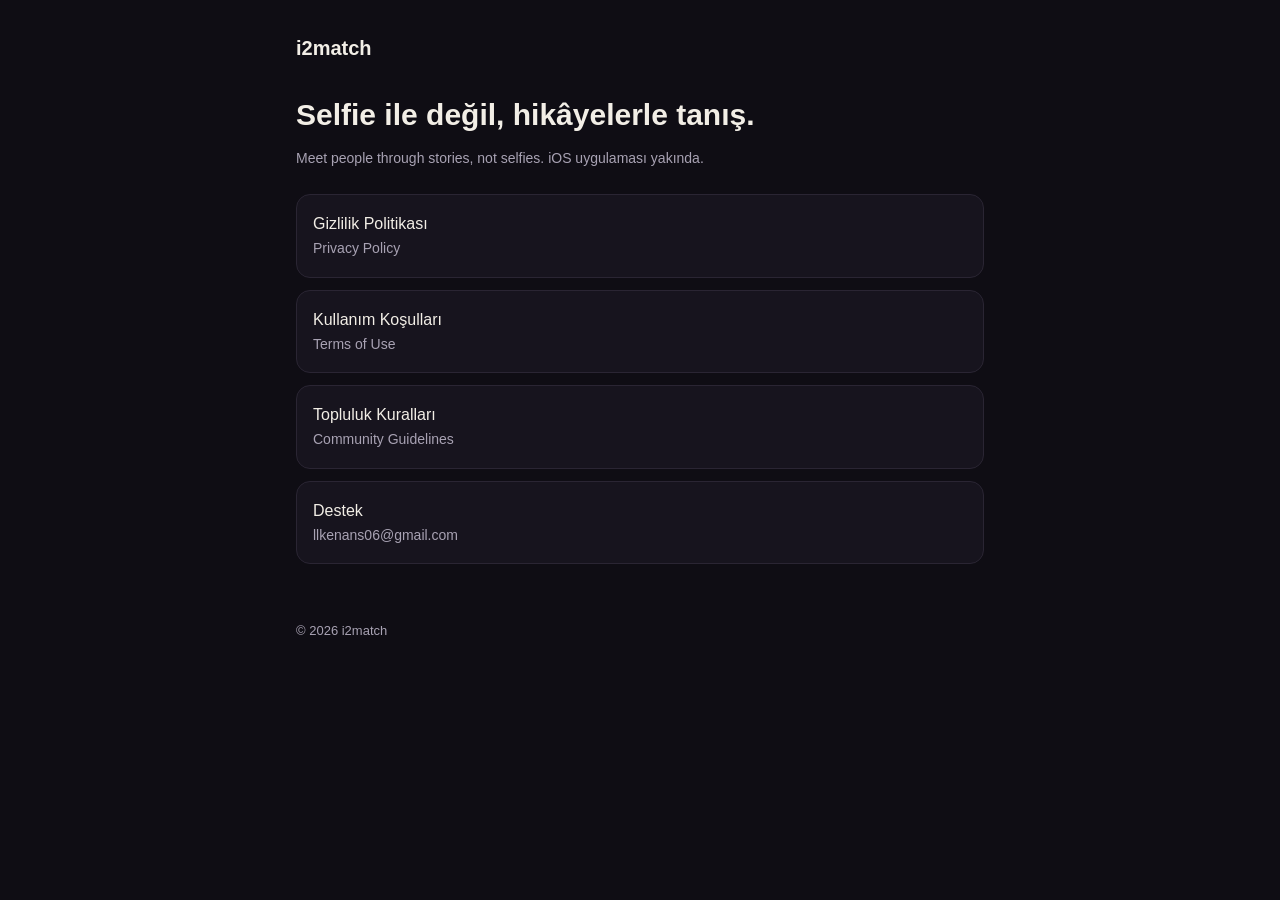
<file: index.html>
<!doctype html>
<html lang="tr">
<head>
<meta charset="utf-8">
<meta name="viewport" content="width=device-width, initial-scale=1">
<title>i2match</title>
<meta name="description" content="i2match: Selfie ile değil, hikâyelerle tanış.">
<link rel="stylesheet" href="/style.css">
</head>
<body>
<main>
  <header><a class="brand" href="/">i2match</a></header>
  <h1>Selfie ile değil, hikâyelerle tanış.</h1>
  <p class="muted">Meet people through stories, not selfies. iOS uygulaması yakında.</p>
  <div class="cards">
    <a href="/privacy/">Gizlilik Politikası <span>Privacy Policy</span></a>
    <a href="/terms/">Kullanım Koşulları <span>Terms of Use</span></a>
    <a href="/guidelines/">Topluluk Kuralları <span>Community Guidelines</span></a>
    <a href="mailto:llkenans06@gmail.com">Destek <span>llkenans06@gmail.com</span></a>
  </div>
  <footer>© 2026 i2match</footer>
</main>
</body>
</html>
</file>
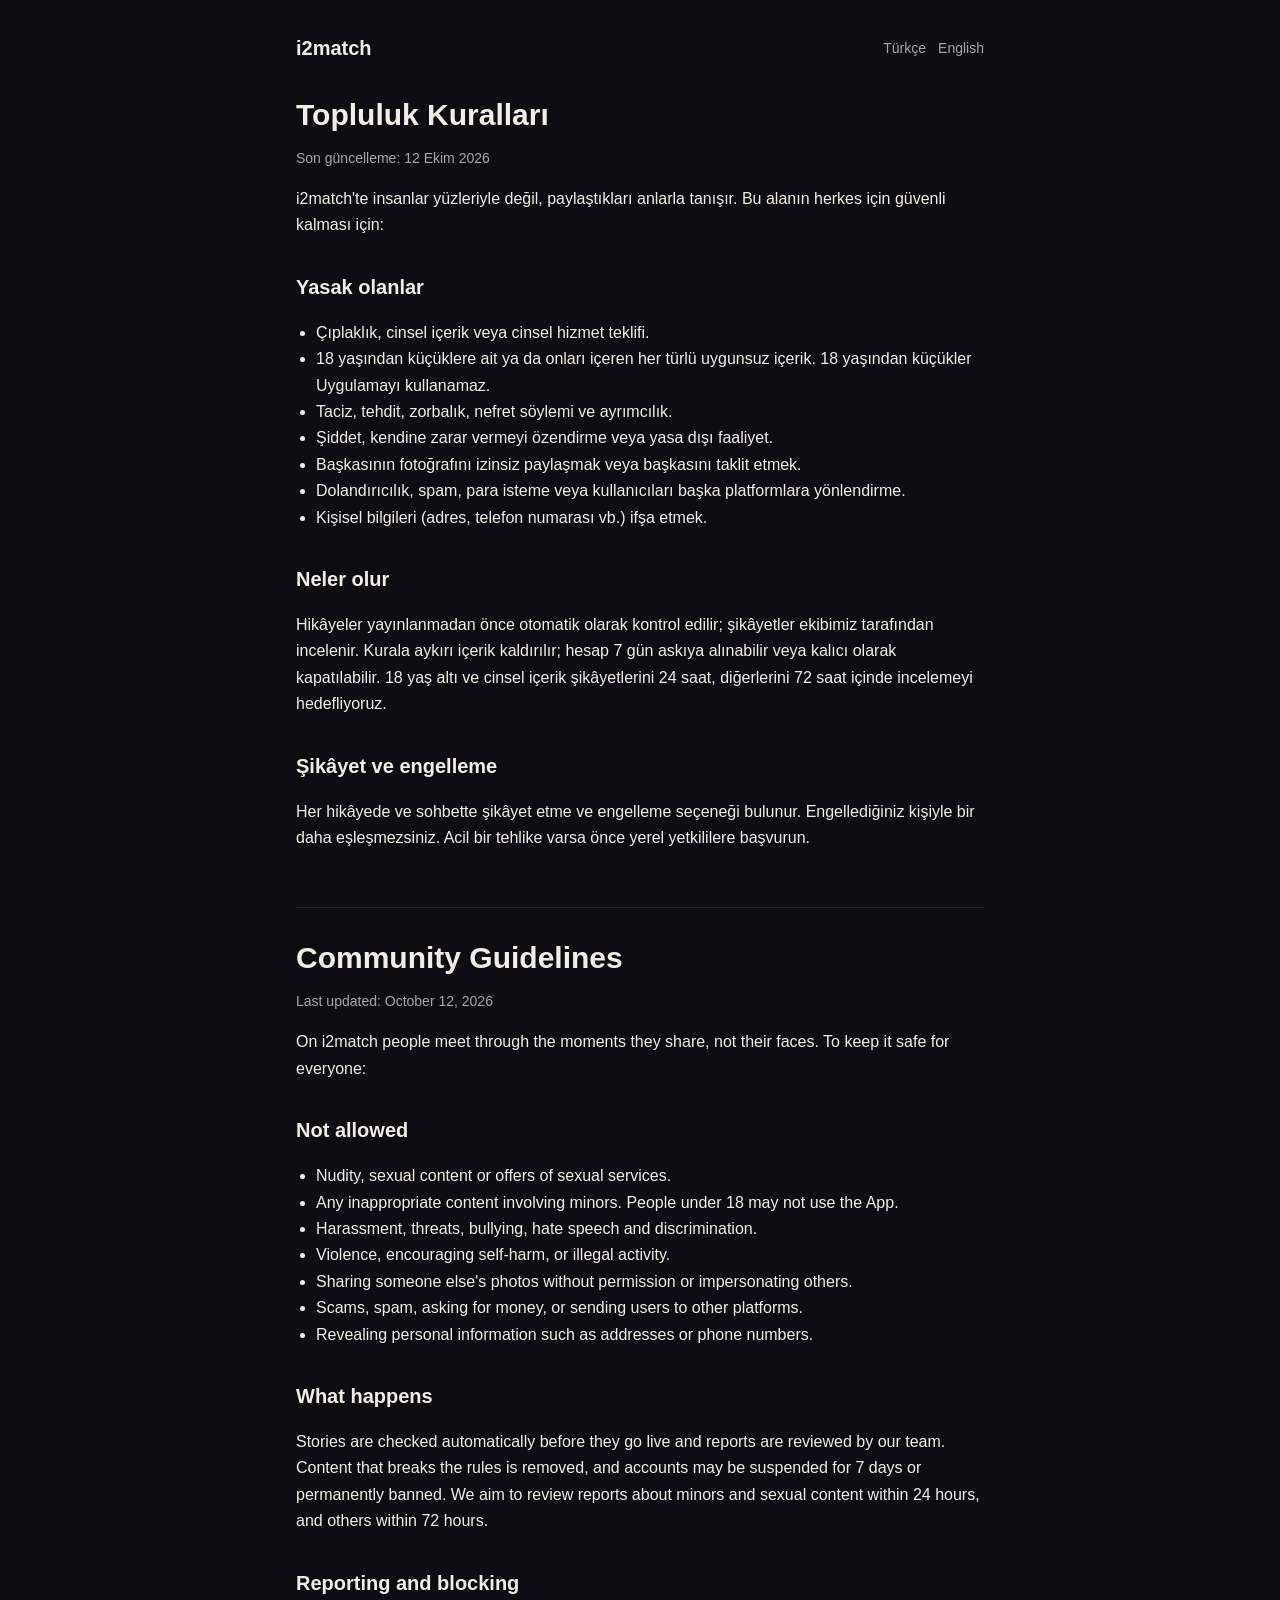
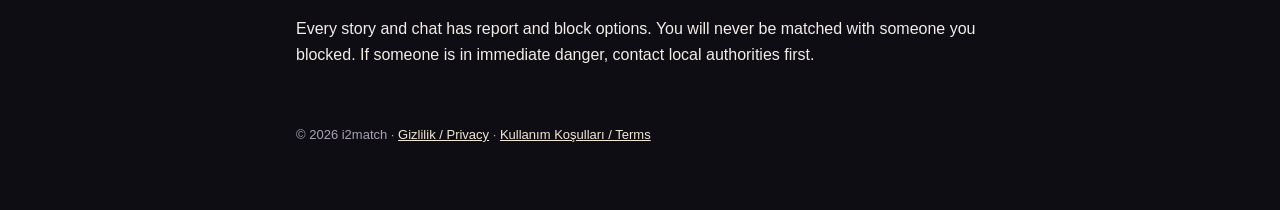
<file: guidelines/index.html>
<!doctype html>
<html lang="tr">
<head>
<meta charset="utf-8">
<meta name="viewport" content="width=device-width, initial-scale=1">
<title>Topluluk Kuralları · i2match</title>
<link rel="stylesheet" href="/style.css">
</head>
<body>
<main>
  <header>
    <a class="brand" href="/">i2match</a>
    <nav class="lang"><a href="#tr">Türkçe</a><a href="#en">English</a></nav>
  </header>

  <section class="lang-block" id="tr" lang="tr">
    <h1>Topluluk Kuralları</h1>
    <p class="muted">Son güncelleme: 12 Ekim 2026</p>
    <p>i2match'te insanlar yüzleriyle değil, paylaştıkları anlarla tanışır. Bu alanın herkes için güvenli kalması için:</p>

    <h2>Yasak olanlar</h2>
    <ul>
      <li>Çıplaklık, cinsel içerik veya cinsel hizmet teklifi.</li>
      <li>18 yaşından küçüklere ait ya da onları içeren her türlü uygunsuz içerik. 18 yaşından küçükler Uygulamayı kullanamaz.</li>
      <li>Taciz, tehdit, zorbalık, nefret söylemi ve ayrımcılık.</li>
      <li>Şiddet, kendine zarar vermeyi özendirme veya yasa dışı faaliyet.</li>
      <li>Başkasının fotoğrafını izinsiz paylaşmak veya başkasını taklit etmek.</li>
      <li>Dolandırıcılık, spam, para isteme veya kullanıcıları başka platformlara yönlendirme.</li>
      <li>Kişisel bilgileri (adres, telefon numarası vb.) ifşa etmek.</li>
    </ul>

    <h2>Neler olur</h2>
    <p>Hikâyeler yayınlanmadan önce otomatik olarak kontrol edilir; şikâyetler ekibimiz tarafından incelenir. Kurala aykırı içerik kaldırılır; hesap 7 gün askıya alınabilir veya kalıcı olarak kapatılabilir. 18 yaş altı ve cinsel içerik şikâyetlerini 24 saat, diğerlerini 72 saat içinde incelemeyi hedefliyoruz.</p>

    <h2>Şikâyet ve engelleme</h2>
    <p>Her hikâyede ve sohbette şikâyet etme ve engelleme seçeneği bulunur. Engellediğiniz kişiyle bir daha eşleşmezsiniz. Acil bir tehlike varsa önce yerel yetkililere başvurun.</p>
  </section>

  <section class="lang-block" id="en" lang="en">
    <h1>Community Guidelines</h1>
    <p class="muted">Last updated: October 12, 2026</p>
    <p>On i2match people meet through the moments they share, not their faces. To keep it safe for everyone:</p>

    <h2>Not allowed</h2>
    <ul>
      <li>Nudity, sexual content or offers of sexual services.</li>
      <li>Any inappropriate content involving minors. People under 18 may not use the App.</li>
      <li>Harassment, threats, bullying, hate speech and discrimination.</li>
      <li>Violence, encouraging self-harm, or illegal activity.</li>
      <li>Sharing someone else's photos without permission or impersonating others.</li>
      <li>Scams, spam, asking for money, or sending users to other platforms.</li>
      <li>Revealing personal information such as addresses or phone numbers.</li>
    </ul>

    <h2>What happens</h2>
    <p>Stories are checked automatically before they go live and reports are reviewed by our team. Content that breaks the rules is removed, and accounts may be suspended for 7 days or permanently banned. We aim to review reports about minors and sexual content within 24 hours, and others within 72 hours.</p>

    <h2>Reporting and blocking</h2>
    <p>Every story and chat has report and block options. You will never be matched with someone you blocked. If someone is in immediate danger, contact local authorities first.</p>
  </section>

  <footer>© 2026 i2match · <a href="/privacy/">Gizlilik / Privacy</a> · <a href="/terms/">Kullanım Koşulları / Terms</a></footer>
</main>
</body>
</html>
</file>
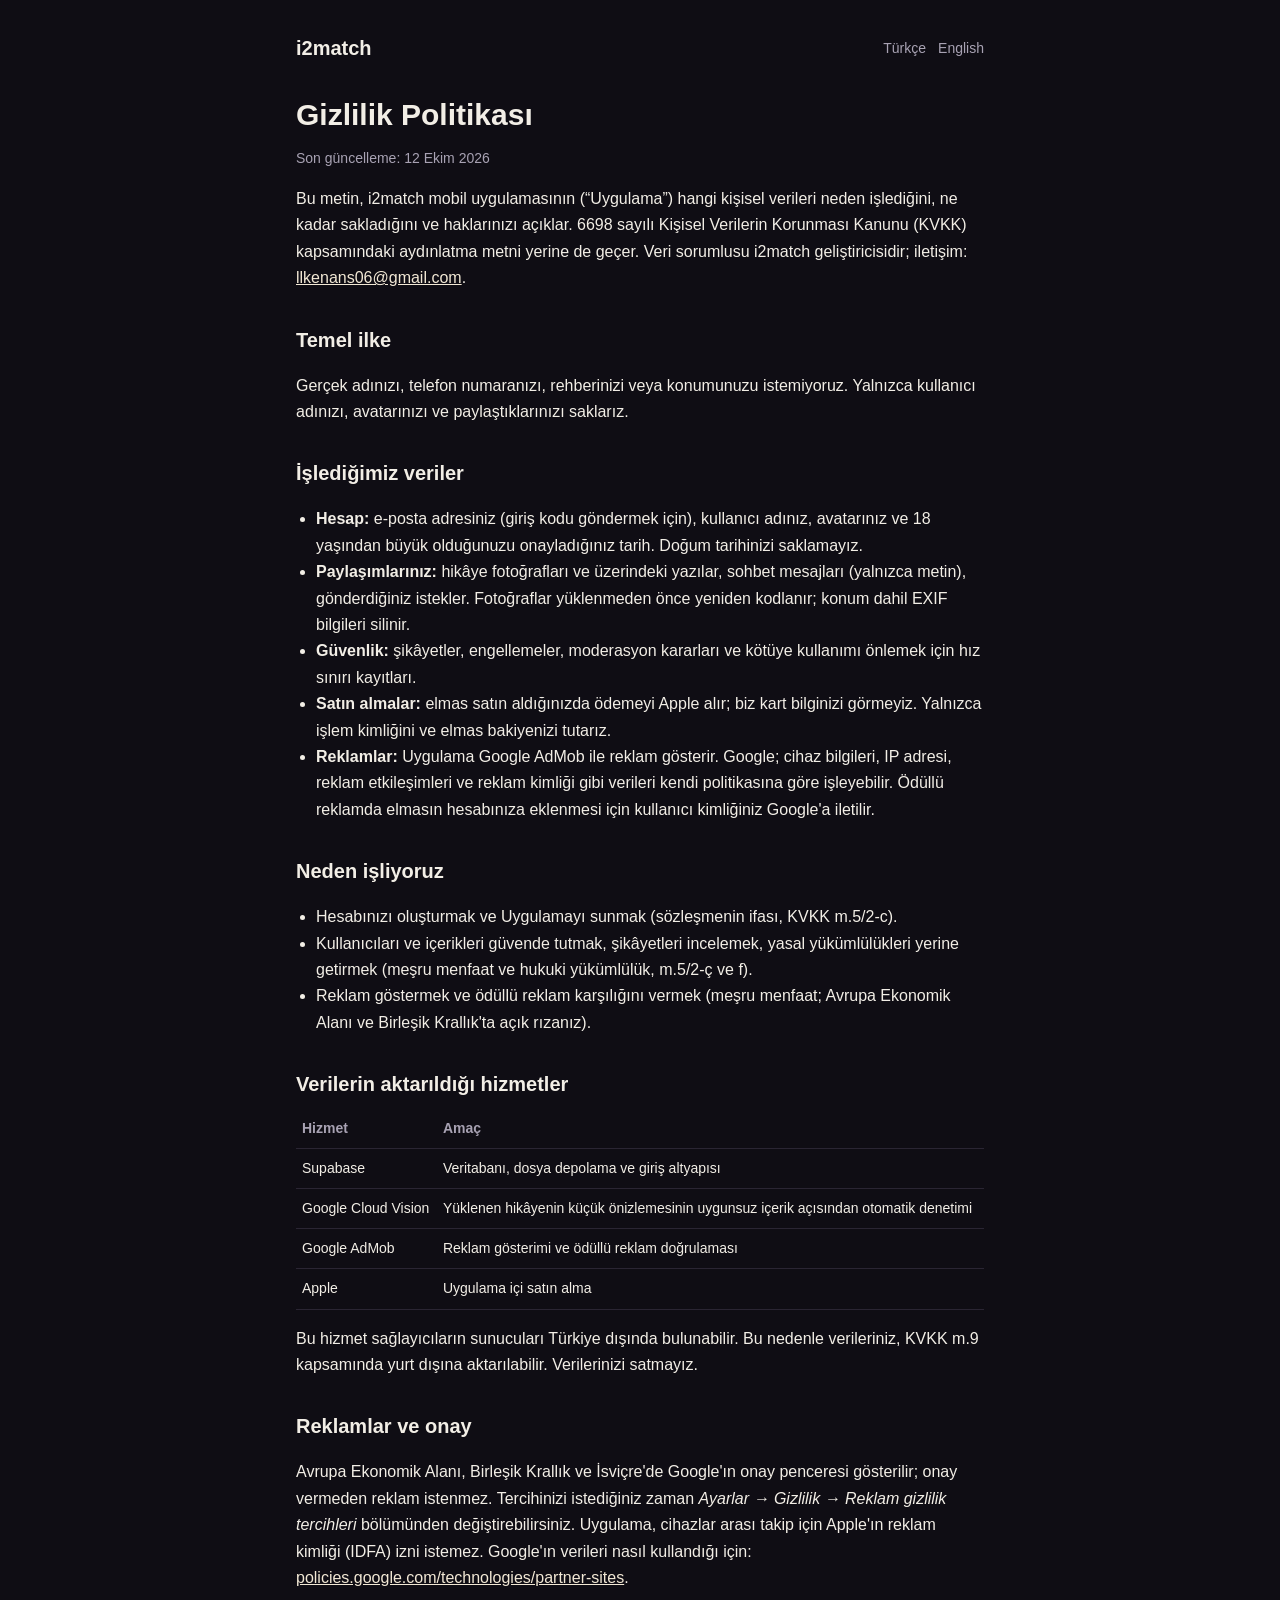
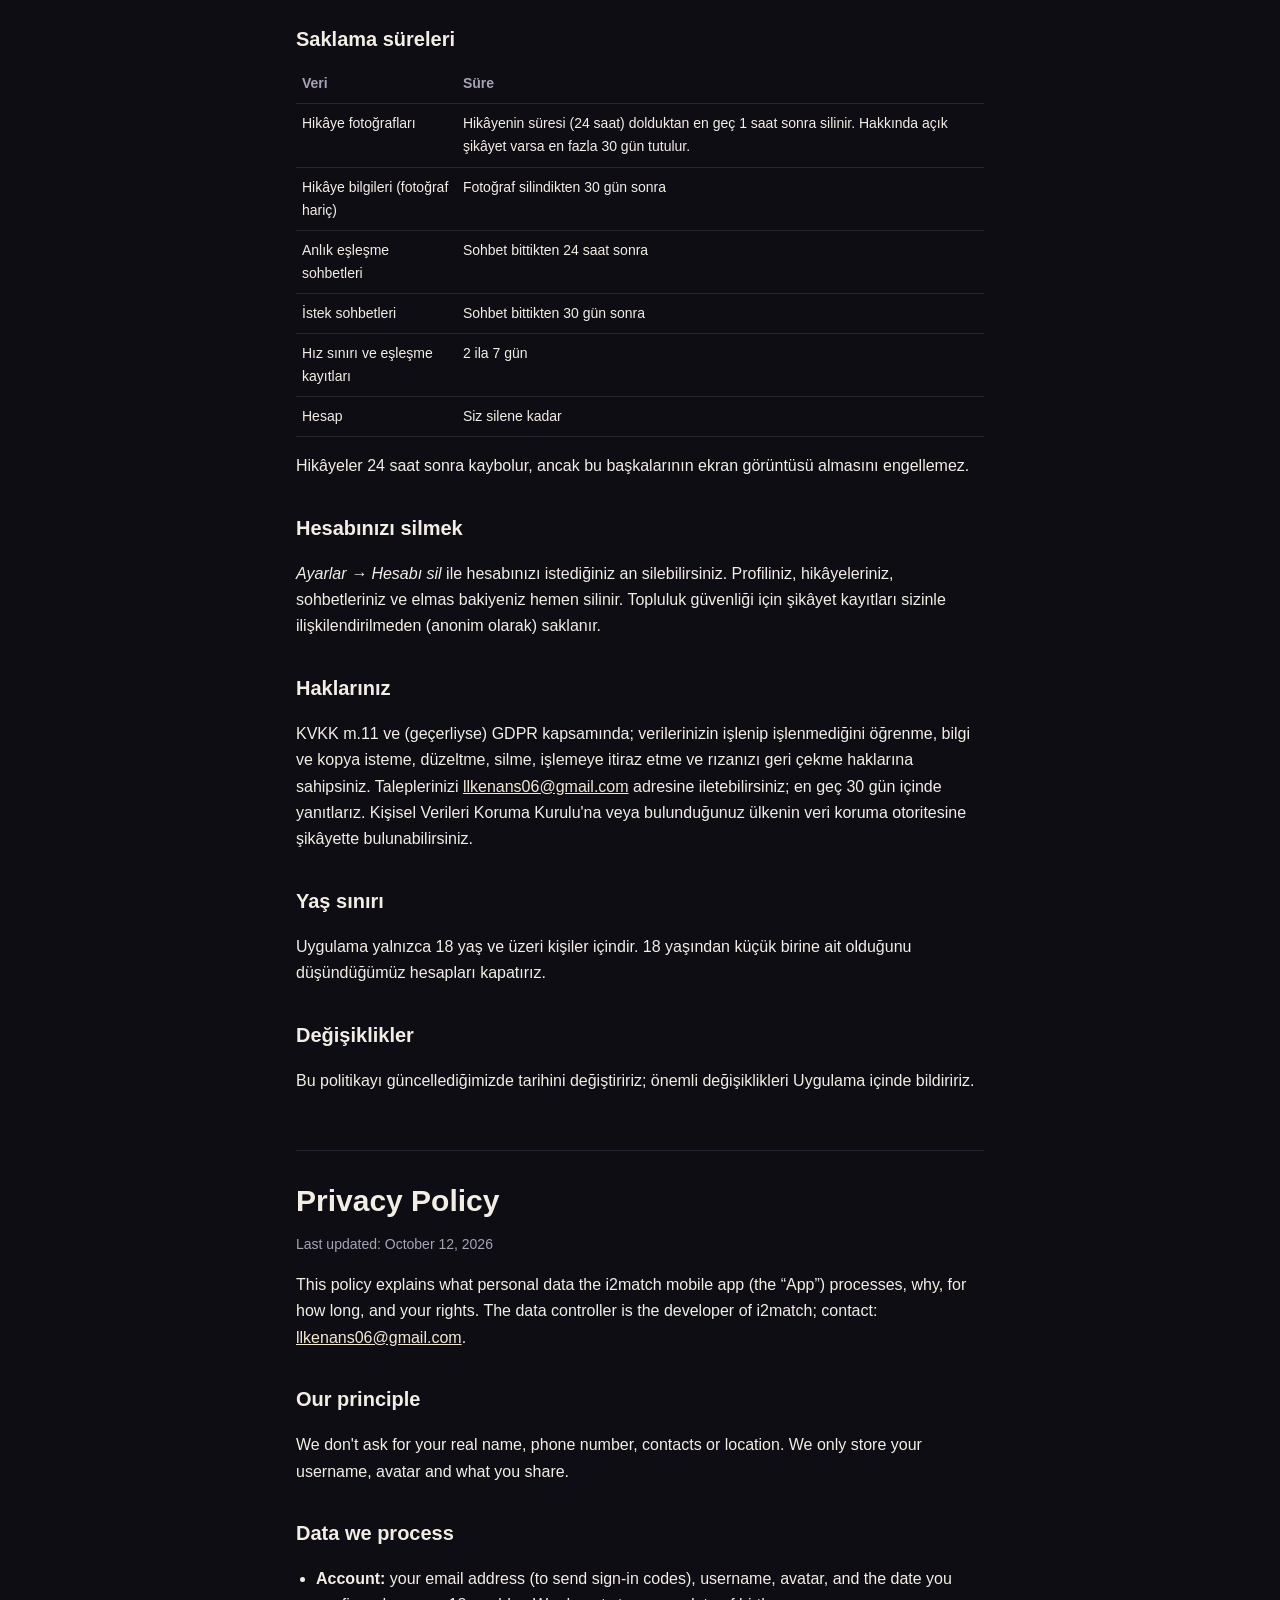
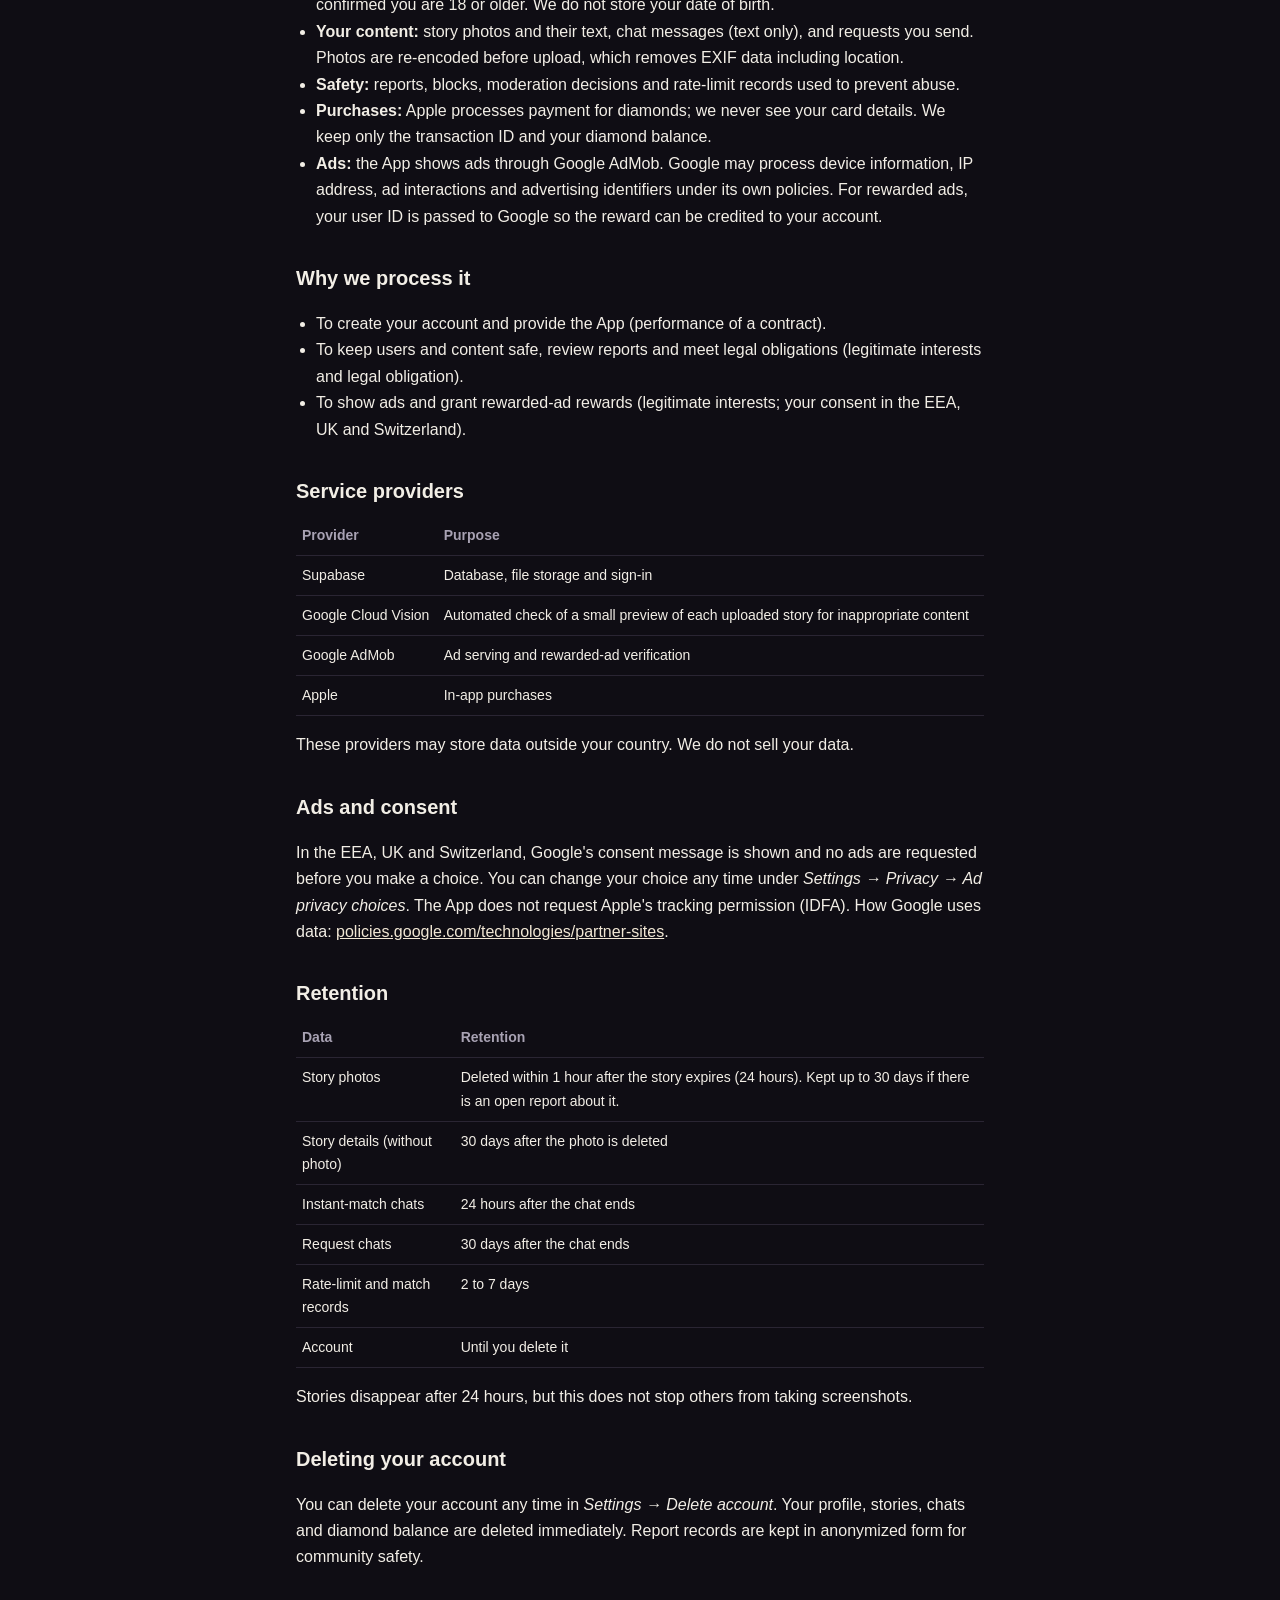
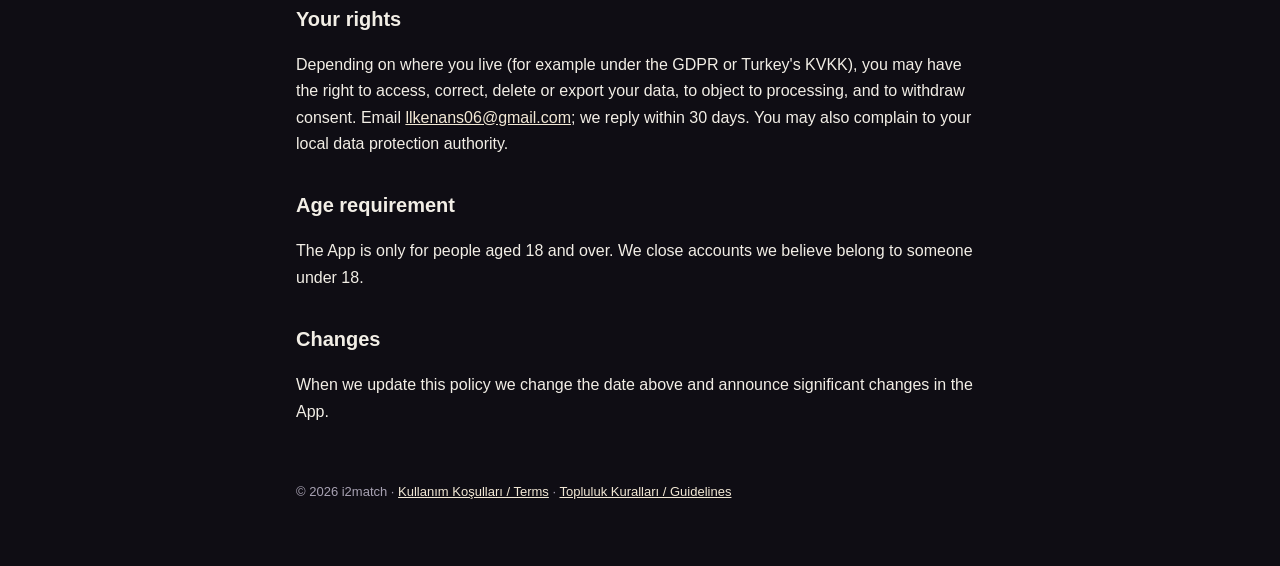
<file: privacy/index.html>
<!doctype html>
<html lang="tr">
<head>
<meta charset="utf-8">
<meta name="viewport" content="width=device-width, initial-scale=1">
<title>Gizlilik Politikası · i2match</title>
<link rel="stylesheet" href="/style.css">
</head>
<body>
<main>
  <header>
    <a class="brand" href="/">i2match</a>
    <nav class="lang"><a href="#tr">Türkçe</a><a href="#en">English</a></nav>
  </header>

  <section class="lang-block" id="tr" lang="tr">
    <h1>Gizlilik Politikası</h1>
    <p class="muted">Son güncelleme: 12 Ekim 2026</p>

    <p>Bu metin, i2match mobil uygulamasının (“Uygulama”) hangi kişisel verileri neden işlediğini, ne kadar sakladığını ve haklarınızı açıklar. 6698 sayılı Kişisel Verilerin Korunması Kanunu (KVKK) kapsamındaki aydınlatma metni yerine de geçer. Veri sorumlusu i2match geliştiricisidir; iletişim: <a href="mailto:llkenans06@gmail.com">llkenans06@gmail.com</a>.</p>

    <h2>Temel ilke</h2>
    <p>Gerçek adınızı, telefon numaranızı, rehberinizi veya konumunuzu istemiyoruz. Yalnızca kullanıcı adınızı, avatarınızı ve paylaştıklarınızı saklarız.</p>

    <h2>İşlediğimiz veriler</h2>
    <ul>
      <li><strong>Hesap:</strong> e-posta adresiniz (giriş kodu göndermek için), kullanıcı adınız, avatarınız ve 18 yaşından büyük olduğunuzu onayladığınız tarih. Doğum tarihinizi saklamayız.</li>
      <li><strong>Paylaşımlarınız:</strong> hikâye fotoğrafları ve üzerindeki yazılar, sohbet mesajları (yalnızca metin), gönderdiğiniz istekler. Fotoğraflar yüklenmeden önce yeniden kodlanır; konum dahil EXIF bilgileri silinir.</li>
      <li><strong>Güvenlik:</strong> şikâyetler, engellemeler, moderasyon kararları ve kötüye kullanımı önlemek için hız sınırı kayıtları.</li>
      <li><strong>Satın almalar:</strong> elmas satın aldığınızda ödemeyi Apple alır; biz kart bilginizi görmeyiz. Yalnızca işlem kimliğini ve elmas bakiyenizi tutarız.</li>
      <li><strong>Reklamlar:</strong> Uygulama Google AdMob ile reklam gösterir. Google; cihaz bilgileri, IP adresi, reklam etkileşimleri ve reklam kimliği gibi verileri kendi politikasına göre işleyebilir. Ödüllü reklamda elmasın hesabınıza eklenmesi için kullanıcı kimliğiniz Google'a iletilir.</li>
    </ul>

    <h2>Neden işliyoruz</h2>
    <ul>
      <li>Hesabınızı oluşturmak ve Uygulamayı sunmak (sözleşmenin ifası, KVKK m.5/2-c).</li>
      <li>Kullanıcıları ve içerikleri güvende tutmak, şikâyetleri incelemek, yasal yükümlülükleri yerine getirmek (meşru menfaat ve hukuki yükümlülük, m.5/2-ç ve f).</li>
      <li>Reklam göstermek ve ödüllü reklam karşılığını vermek (meşru menfaat; Avrupa Ekonomik Alanı ve Birleşik Krallık'ta açık rızanız).</li>
    </ul>

    <h2>Verilerin aktarıldığı hizmetler</h2>
    <table>
      <tr><th>Hizmet</th><th>Amaç</th></tr>
      <tr><td>Supabase</td><td>Veritabanı, dosya depolama ve giriş altyapısı</td></tr>
      <tr><td>Google Cloud Vision</td><td>Yüklenen hikâyenin küçük önizlemesinin uygunsuz içerik açısından otomatik denetimi</td></tr>
      <tr><td>Google AdMob</td><td>Reklam gösterimi ve ödüllü reklam doğrulaması</td></tr>
      <tr><td>Apple</td><td>Uygulama içi satın alma</td></tr>
    </table>
    <p>Bu hizmet sağlayıcıların sunucuları Türkiye dışında bulunabilir. Bu nedenle verileriniz, KVKK m.9 kapsamında yurt dışına aktarılabilir. Verilerinizi satmayız.</p>

    <h2>Reklamlar ve onay</h2>
    <p>Avrupa Ekonomik Alanı, Birleşik Krallık ve İsviçre'de Google'ın onay penceresi gösterilir; onay vermeden reklam istenmez. Tercihinizi istediğiniz zaman <em>Ayarlar → Gizlilik → Reklam gizlilik tercihleri</em> bölümünden değiştirebilirsiniz. Uygulama, cihazlar arası takip için Apple'ın reklam kimliği (IDFA) izni istemez. Google'ın verileri nasıl kullandığı için: <a href="https://policies.google.com/technologies/partner-sites">policies.google.com/technologies/partner-sites</a>.</p>

    <h2>Saklama süreleri</h2>
    <table>
      <tr><th>Veri</th><th>Süre</th></tr>
      <tr><td>Hikâye fotoğrafları</td><td>Hikâyenin süresi (24 saat) dolduktan en geç 1 saat sonra silinir. Hakkında açık şikâyet varsa en fazla 30 gün tutulur.</td></tr>
      <tr><td>Hikâye bilgileri (fotoğraf hariç)</td><td>Fotoğraf silindikten 30 gün sonra</td></tr>
      <tr><td>Anlık eşleşme sohbetleri</td><td>Sohbet bittikten 24 saat sonra</td></tr>
      <tr><td>İstek sohbetleri</td><td>Sohbet bittikten 30 gün sonra</td></tr>
      <tr><td>Hız sınırı ve eşleşme kayıtları</td><td>2 ila 7 gün</td></tr>
      <tr><td>Hesap</td><td>Siz silene kadar</td></tr>
    </table>
    <p>Hikâyeler 24 saat sonra kaybolur, ancak bu başkalarının ekran görüntüsü almasını engellemez.</p>

    <h2>Hesabınızı silmek</h2>
    <p><em>Ayarlar → Hesabı sil</em> ile hesabınızı istediğiniz an silebilirsiniz. Profiliniz, hikâyeleriniz, sohbetleriniz ve elmas bakiyeniz hemen silinir. Topluluk güvenliği için şikâyet kayıtları sizinle ilişkilendirilmeden (anonim olarak) saklanır.</p>

    <h2>Haklarınız</h2>
    <p>KVKK m.11 ve (geçerliyse) GDPR kapsamında; verilerinizin işlenip işlenmediğini öğrenme, bilgi ve kopya isteme, düzeltme, silme, işlemeye itiraz etme ve rızanızı geri çekme haklarına sahipsiniz. Taleplerinizi <a href="mailto:llkenans06@gmail.com">llkenans06@gmail.com</a> adresine iletebilirsiniz; en geç 30 gün içinde yanıtlarız. Kişisel Verileri Koruma Kurulu'na veya bulunduğunuz ülkenin veri koruma otoritesine şikâyette bulunabilirsiniz.</p>

    <h2>Yaş sınırı</h2>
    <p>Uygulama yalnızca 18 yaş ve üzeri kişiler içindir. 18 yaşından küçük birine ait olduğunu düşündüğümüz hesapları kapatırız.</p>

    <h2>Değişiklikler</h2>
    <p>Bu politikayı güncellediğimizde tarihini değiştiririz; önemli değişiklikleri Uygulama içinde bildiririz.</p>
  </section>

  <section class="lang-block" id="en" lang="en">
    <h1>Privacy Policy</h1>
    <p class="muted">Last updated: October 12, 2026</p>

    <p>This policy explains what personal data the i2match mobile app (the “App”) processes, why, for how long, and your rights. The data controller is the developer of i2match; contact: <a href="mailto:llkenans06@gmail.com">llkenans06@gmail.com</a>.</p>

    <h2>Our principle</h2>
    <p>We don't ask for your real name, phone number, contacts or location. We only store your username, avatar and what you share.</p>

    <h2>Data we process</h2>
    <ul>
      <li><strong>Account:</strong> your email address (to send sign-in codes), username, avatar, and the date you confirmed you are 18 or older. We do not store your date of birth.</li>
      <li><strong>Your content:</strong> story photos and their text, chat messages (text only), and requests you send. Photos are re-encoded before upload, which removes EXIF data including location.</li>
      <li><strong>Safety:</strong> reports, blocks, moderation decisions and rate-limit records used to prevent abuse.</li>
      <li><strong>Purchases:</strong> Apple processes payment for diamonds; we never see your card details. We keep only the transaction ID and your diamond balance.</li>
      <li><strong>Ads:</strong> the App shows ads through Google AdMob. Google may process device information, IP address, ad interactions and advertising identifiers under its own policies. For rewarded ads, your user ID is passed to Google so the reward can be credited to your account.</li>
    </ul>

    <h2>Why we process it</h2>
    <ul>
      <li>To create your account and provide the App (performance of a contract).</li>
      <li>To keep users and content safe, review reports and meet legal obligations (legitimate interests and legal obligation).</li>
      <li>To show ads and grant rewarded-ad rewards (legitimate interests; your consent in the EEA, UK and Switzerland).</li>
    </ul>

    <h2>Service providers</h2>
    <table>
      <tr><th>Provider</th><th>Purpose</th></tr>
      <tr><td>Supabase</td><td>Database, file storage and sign-in</td></tr>
      <tr><td>Google Cloud Vision</td><td>Automated check of a small preview of each uploaded story for inappropriate content</td></tr>
      <tr><td>Google AdMob</td><td>Ad serving and rewarded-ad verification</td></tr>
      <tr><td>Apple</td><td>In-app purchases</td></tr>
    </table>
    <p>These providers may store data outside your country. We do not sell your data.</p>

    <h2>Ads and consent</h2>
    <p>In the EEA, UK and Switzerland, Google's consent message is shown and no ads are requested before you make a choice. You can change your choice any time under <em>Settings → Privacy → Ad privacy choices</em>. The App does not request Apple's tracking permission (IDFA). How Google uses data: <a href="https://policies.google.com/technologies/partner-sites">policies.google.com/technologies/partner-sites</a>.</p>

    <h2>Retention</h2>
    <table>
      <tr><th>Data</th><th>Retention</th></tr>
      <tr><td>Story photos</td><td>Deleted within 1 hour after the story expires (24 hours). Kept up to 30 days if there is an open report about it.</td></tr>
      <tr><td>Story details (without photo)</td><td>30 days after the photo is deleted</td></tr>
      <tr><td>Instant-match chats</td><td>24 hours after the chat ends</td></tr>
      <tr><td>Request chats</td><td>30 days after the chat ends</td></tr>
      <tr><td>Rate-limit and match records</td><td>2 to 7 days</td></tr>
      <tr><td>Account</td><td>Until you delete it</td></tr>
    </table>
    <p>Stories disappear after 24 hours, but this does not stop others from taking screenshots.</p>

    <h2>Deleting your account</h2>
    <p>You can delete your account any time in <em>Settings → Delete account</em>. Your profile, stories, chats and diamond balance are deleted immediately. Report records are kept in anonymized form for community safety.</p>

    <h2>Your rights</h2>
    <p>Depending on where you live (for example under the GDPR or Turkey's KVKK), you may have the right to access, correct, delete or export your data, to object to processing, and to withdraw consent. Email <a href="mailto:llkenans06@gmail.com">llkenans06@gmail.com</a>; we reply within 30 days. You may also complain to your local data protection authority.</p>

    <h2>Age requirement</h2>
    <p>The App is only for people aged 18 and over. We close accounts we believe belong to someone under 18.</p>

    <h2>Changes</h2>
    <p>When we update this policy we change the date above and announce significant changes in the App.</p>
  </section>

  <footer>© 2026 i2match · <a href="/terms/">Kullanım Koşulları / Terms</a> · <a href="/guidelines/">Topluluk Kuralları / Guidelines</a></footer>
</main>
</body>
</html>
</file>
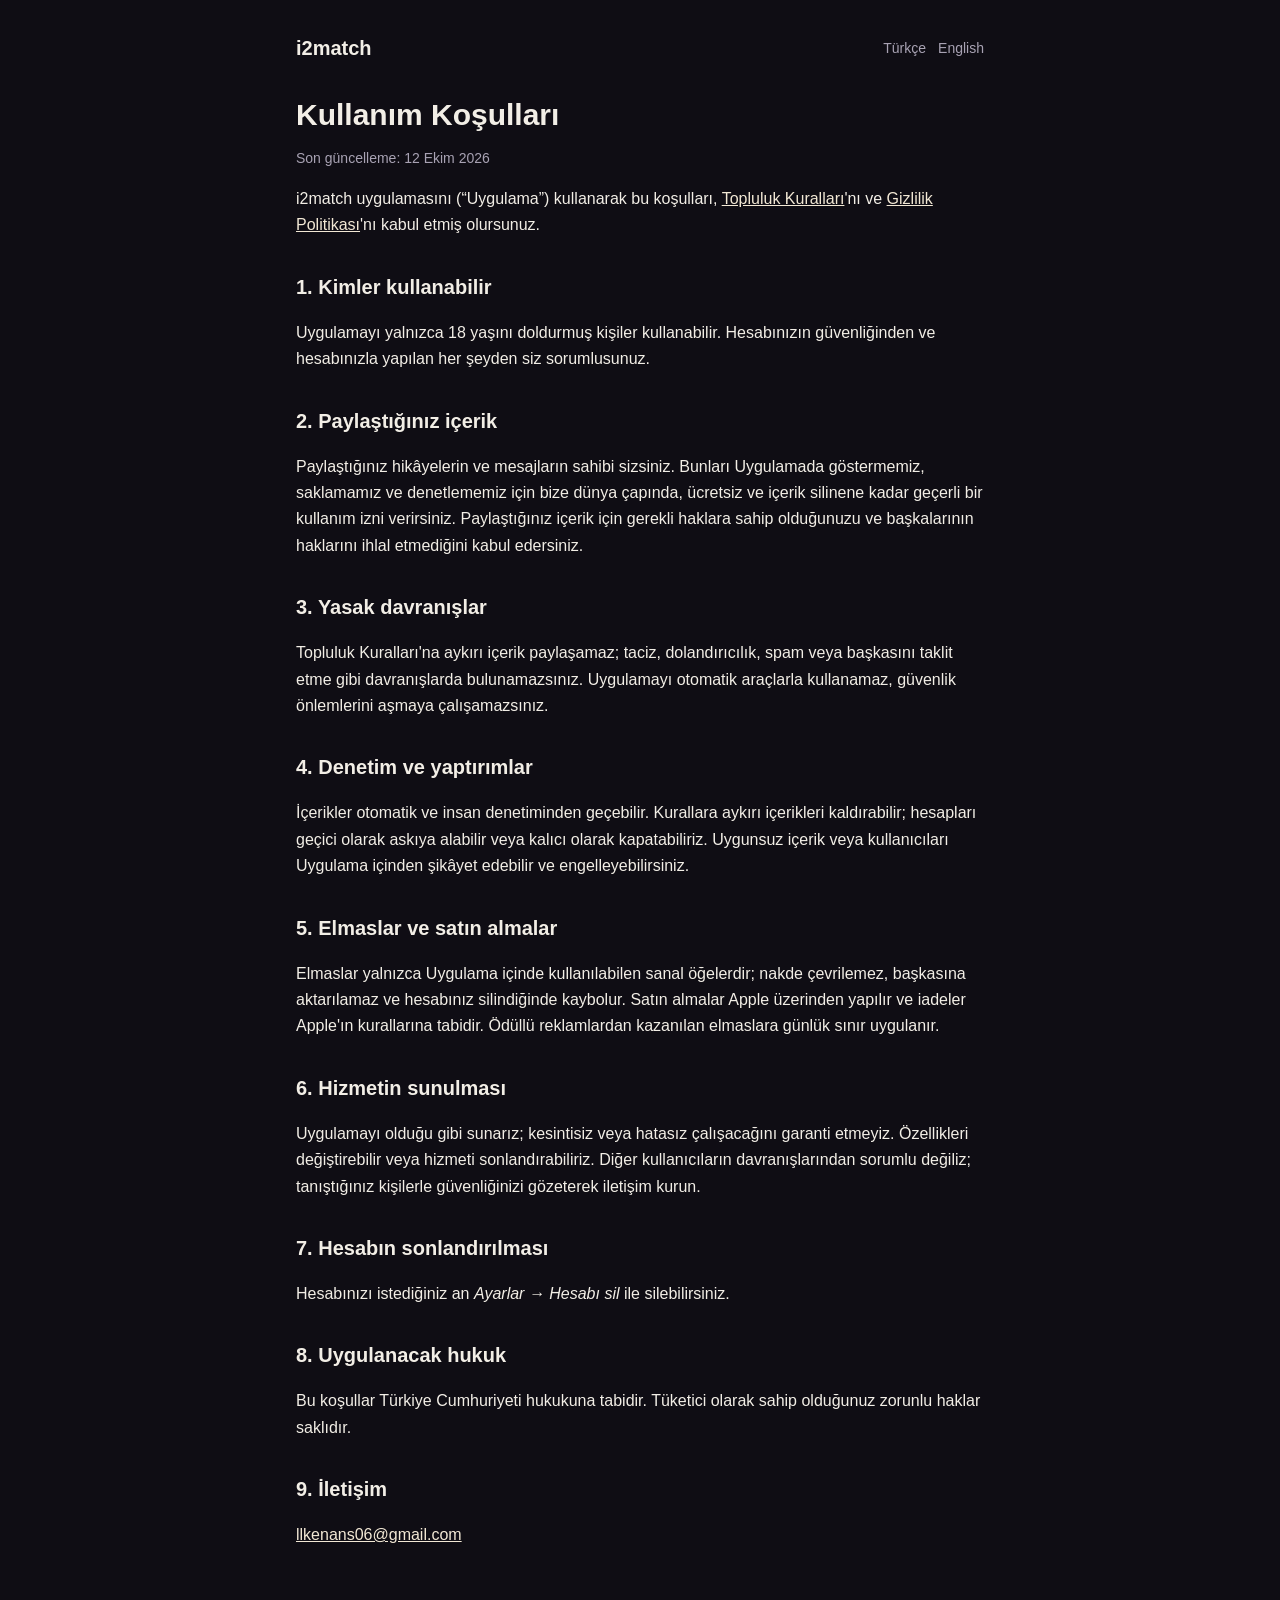
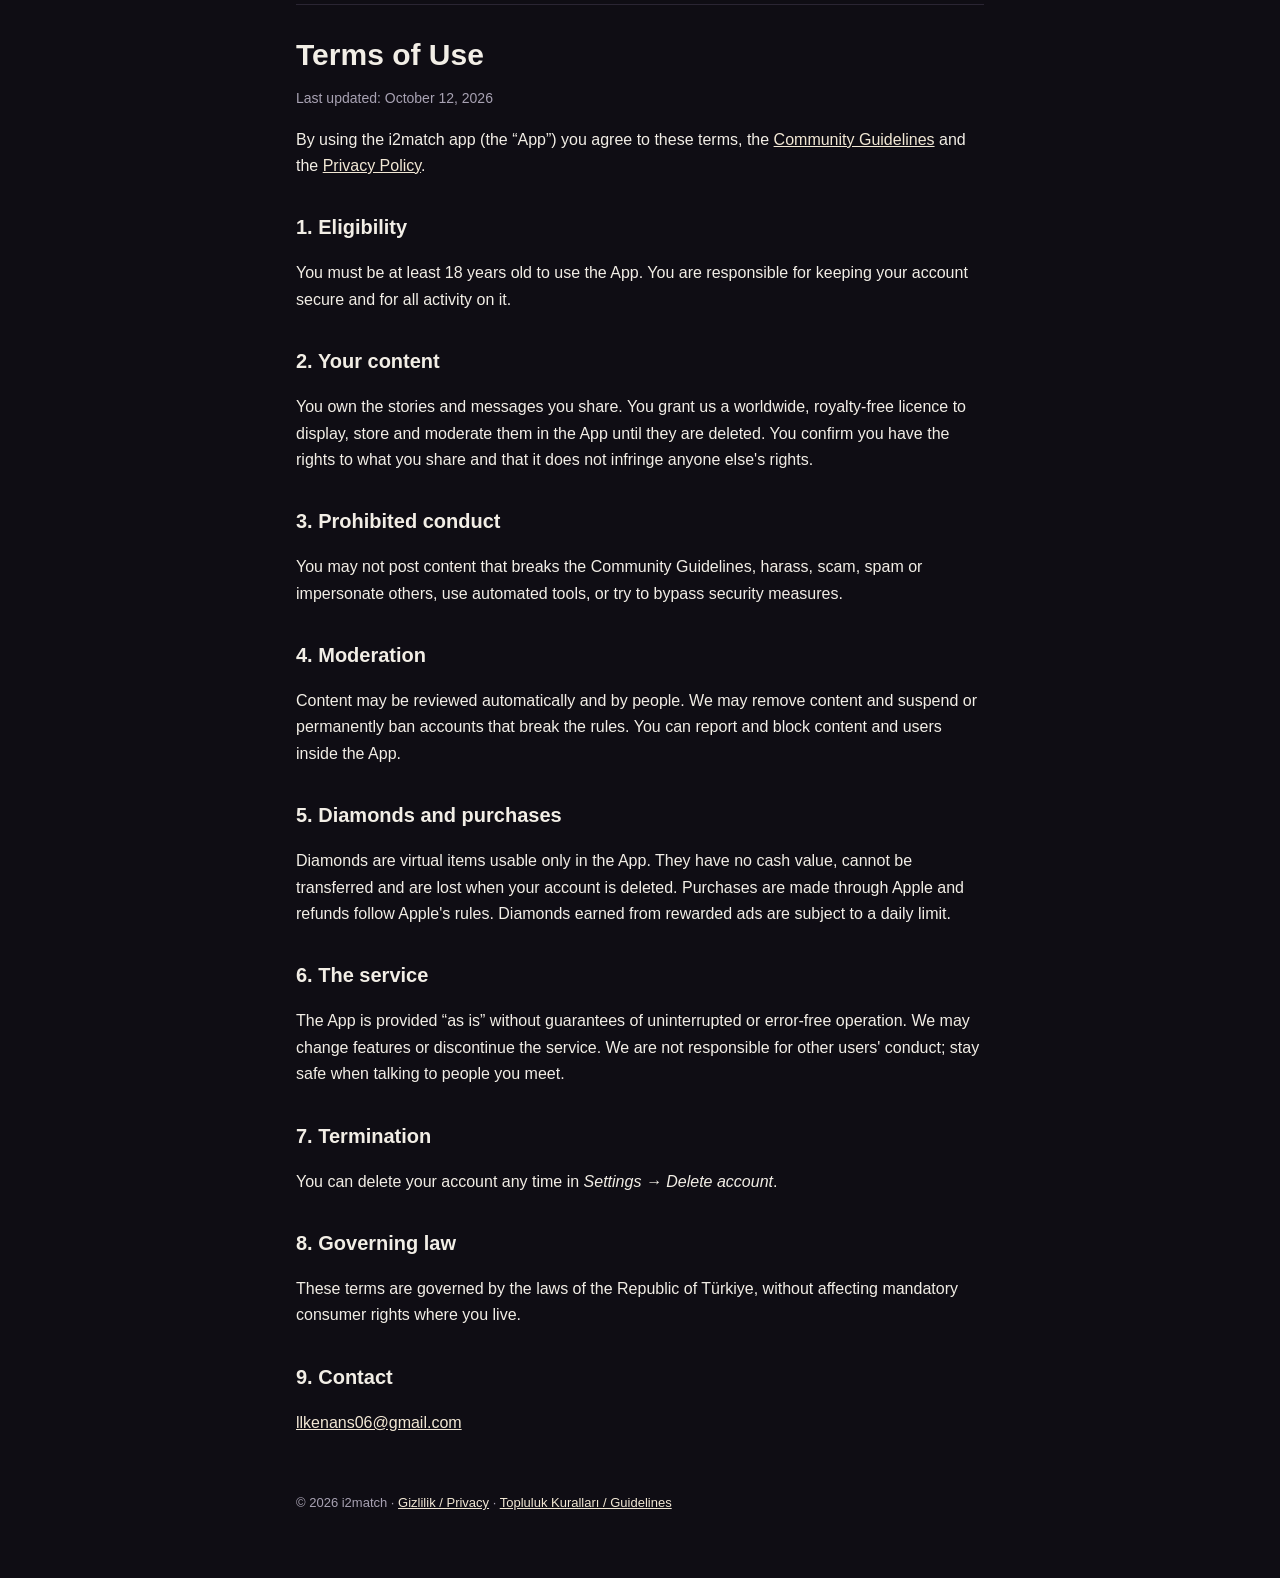
<file: terms/index.html>
<!doctype html>
<html lang="tr">
<head>
<meta charset="utf-8">
<meta name="viewport" content="width=device-width, initial-scale=1">
<title>Kullanım Koşulları · i2match</title>
<link rel="stylesheet" href="/style.css">
</head>
<body>
<main>
  <header>
    <a class="brand" href="/">i2match</a>
    <nav class="lang"><a href="#tr">Türkçe</a><a href="#en">English</a></nav>
  </header>

  <section class="lang-block" id="tr" lang="tr">
    <h1>Kullanım Koşulları</h1>
    <p class="muted">Son güncelleme: 12 Ekim 2026</p>

    <p>i2match uygulamasını (“Uygulama”) kullanarak bu koşulları, <a href="/guidelines/">Topluluk Kuralları</a>'nı ve <a href="/privacy/">Gizlilik Politikası</a>'nı kabul etmiş olursunuz.</p>

    <h2>1. Kimler kullanabilir</h2>
    <p>Uygulamayı yalnızca 18 yaşını doldurmuş kişiler kullanabilir. Hesabınızın güvenliğinden ve hesabınızla yapılan her şeyden siz sorumlusunuz.</p>

    <h2>2. Paylaştığınız içerik</h2>
    <p>Paylaştığınız hikâyelerin ve mesajların sahibi sizsiniz. Bunları Uygulamada göstermemiz, saklamamız ve denetlememiz için bize dünya çapında, ücretsiz ve içerik silinene kadar geçerli bir kullanım izni verirsiniz. Paylaştığınız içerik için gerekli haklara sahip olduğunuzu ve başkalarının haklarını ihlal etmediğini kabul edersiniz.</p>

    <h2>3. Yasak davranışlar</h2>
    <p>Topluluk Kuralları'na aykırı içerik paylaşamaz; taciz, dolandırıcılık, spam veya başkasını taklit etme gibi davranışlarda bulunamazsınız. Uygulamayı otomatik araçlarla kullanamaz, güvenlik önlemlerini aşmaya çalışamazsınız.</p>

    <h2>4. Denetim ve yaptırımlar</h2>
    <p>İçerikler otomatik ve insan denetiminden geçebilir. Kurallara aykırı içerikleri kaldırabilir; hesapları geçici olarak askıya alabilir veya kalıcı olarak kapatabiliriz. Uygunsuz içerik veya kullanıcıları Uygulama içinden şikâyet edebilir ve engelleyebilirsiniz.</p>

    <h2>5. Elmaslar ve satın almalar</h2>
    <p>Elmaslar yalnızca Uygulama içinde kullanılabilen sanal öğelerdir; nakde çevrilemez, başkasına aktarılamaz ve hesabınız silindiğinde kaybolur. Satın almalar Apple üzerinden yapılır ve iadeler Apple'ın kurallarına tabidir. Ödüllü reklamlardan kazanılan elmaslara günlük sınır uygulanır.</p>

    <h2>6. Hizmetin sunulması</h2>
    <p>Uygulamayı olduğu gibi sunarız; kesintisiz veya hatasız çalışacağını garanti etmeyiz. Özellikleri değiştirebilir veya hizmeti sonlandırabiliriz. Diğer kullanıcıların davranışlarından sorumlu değiliz; tanıştığınız kişilerle güvenliğinizi gözeterek iletişim kurun.</p>

    <h2>7. Hesabın sonlandırılması</h2>
    <p>Hesabınızı istediğiniz an <em>Ayarlar → Hesabı sil</em> ile silebilirsiniz.</p>

    <h2>8. Uygulanacak hukuk</h2>
    <p>Bu koşullar Türkiye Cumhuriyeti hukukuna tabidir. Tüketici olarak sahip olduğunuz zorunlu haklar saklıdır.</p>

    <h2>9. İletişim</h2>
    <p><a href="mailto:llkenans06@gmail.com">llkenans06@gmail.com</a></p>
  </section>

  <section class="lang-block" id="en" lang="en">
    <h1>Terms of Use</h1>
    <p class="muted">Last updated: October 12, 2026</p>

    <p>By using the i2match app (the “App”) you agree to these terms, the <a href="/guidelines/">Community Guidelines</a> and the <a href="/privacy/">Privacy Policy</a>.</p>

    <h2>1. Eligibility</h2>
    <p>You must be at least 18 years old to use the App. You are responsible for keeping your account secure and for all activity on it.</p>

    <h2>2. Your content</h2>
    <p>You own the stories and messages you share. You grant us a worldwide, royalty-free licence to display, store and moderate them in the App until they are deleted. You confirm you have the rights to what you share and that it does not infringe anyone else's rights.</p>

    <h2>3. Prohibited conduct</h2>
    <p>You may not post content that breaks the Community Guidelines, harass, scam, spam or impersonate others, use automated tools, or try to bypass security measures.</p>

    <h2>4. Moderation</h2>
    <p>Content may be reviewed automatically and by people. We may remove content and suspend or permanently ban accounts that break the rules. You can report and block content and users inside the App.</p>

    <h2>5. Diamonds and purchases</h2>
    <p>Diamonds are virtual items usable only in the App. They have no cash value, cannot be transferred and are lost when your account is deleted. Purchases are made through Apple and refunds follow Apple's rules. Diamonds earned from rewarded ads are subject to a daily limit.</p>

    <h2>6. The service</h2>
    <p>The App is provided “as is” without guarantees of uninterrupted or error-free operation. We may change features or discontinue the service. We are not responsible for other users' conduct; stay safe when talking to people you meet.</p>

    <h2>7. Termination</h2>
    <p>You can delete your account any time in <em>Settings → Delete account</em>.</p>

    <h2>8. Governing law</h2>
    <p>These terms are governed by the laws of the Republic of Türkiye, without affecting mandatory consumer rights where you live.</p>

    <h2>9. Contact</h2>
    <p><a href="mailto:llkenans06@gmail.com">llkenans06@gmail.com</a></p>
  </section>

  <footer>© 2026 i2match · <a href="/privacy/">Gizlilik / Privacy</a> · <a href="/guidelines/">Topluluk Kuralları / Guidelines</a></footer>
</main>
</body>
</html>
</file>
<file: style.css>
:root {
  --bg: #0f0d14;
  --surface: #17141e;
  --text: #f2eee6;
  --muted: #a8a2b3;
  --line: #2a2533;
  --accent: #f2e8d5;
  color-scheme: dark;
}
* { box-sizing: border-box; }
body {
  margin: 0;
  background: var(--bg);
  color: var(--text);
  font: 16px/1.65 -apple-system, BlinkMacSystemFont, "Segoe UI", Roboto, sans-serif;
}
main { max-width: 720px; margin: 0 auto; padding: 32px 16px 64px; }
header { display: flex; justify-content: space-between; align-items: center; gap: 12px; margin-bottom: 32px; }
header a.brand { font-weight: 700; font-size: 20px; color: var(--text); text-decoration: none; }
nav.lang a { color: var(--muted); text-decoration: none; margin-left: 12px; font-size: 14px; }
nav.lang a:hover { color: var(--text); }
h1 { font-size: 30px; line-height: 1.2; margin: 0 0 8px; }
h2 { font-size: 20px; margin: 32px 0 8px; }
h3 { font-size: 16px; margin: 20px 0 4px; }
p, li { color: var(--text); }
.muted { color: var(--muted); font-size: 14px; }
a { color: var(--accent); }
ul { padding-left: 20px; }
table { width: 100%; border-collapse: collapse; font-size: 14px; margin: 8px 0; }
th, td { text-align: left; vertical-align: top; padding: 8px 6px; border-bottom: 1px solid var(--line); }
th { color: var(--muted); font-weight: 600; }
section.lang-block + section.lang-block { margin-top: 56px; padding-top: 32px; border-top: 1px solid var(--line); }
.cards { display: grid; gap: 12px; margin-top: 24px; }
.cards a { display: block; padding: 16px; background: var(--surface); border: 1px solid var(--line); border-radius: 14px; color: var(--text); text-decoration: none; }
.cards a span { display: block; color: var(--muted); font-size: 14px; }
footer { margin-top: 56px; color: var(--muted); font-size: 13px; }
</file>
